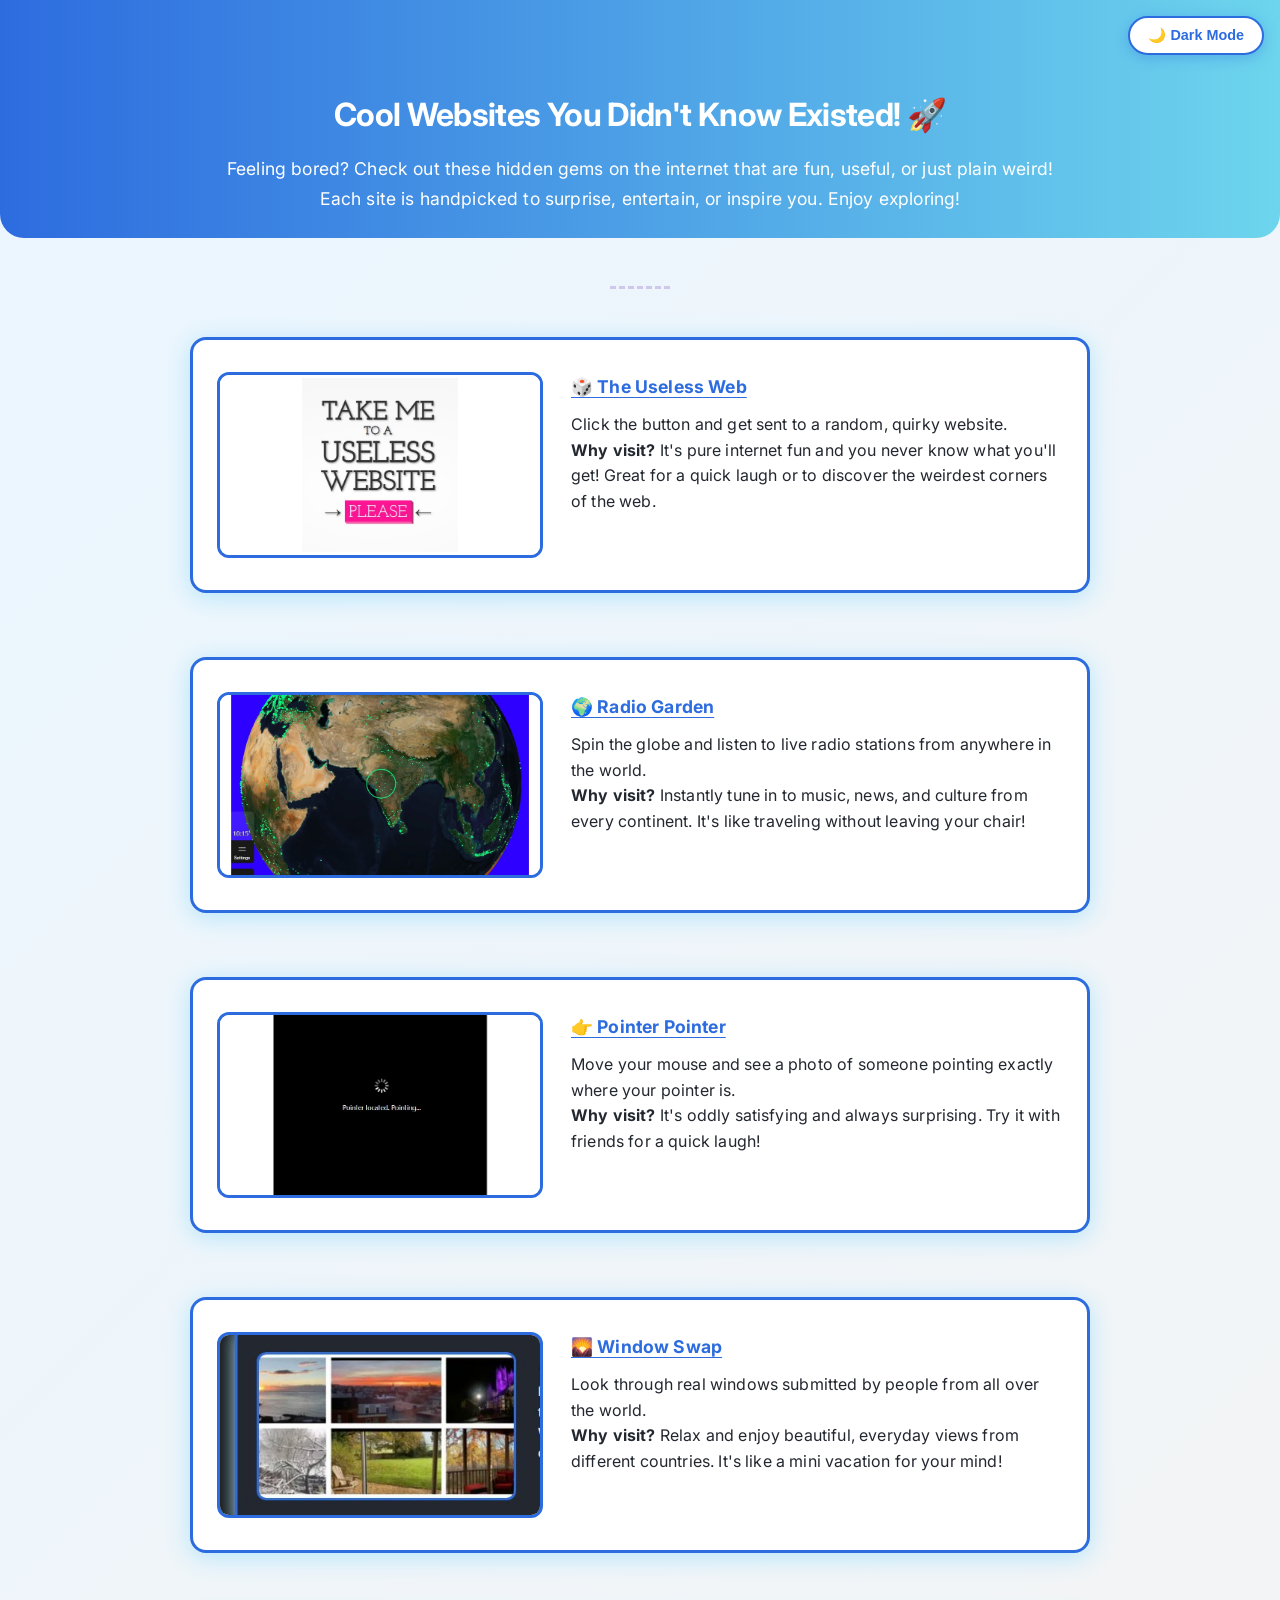
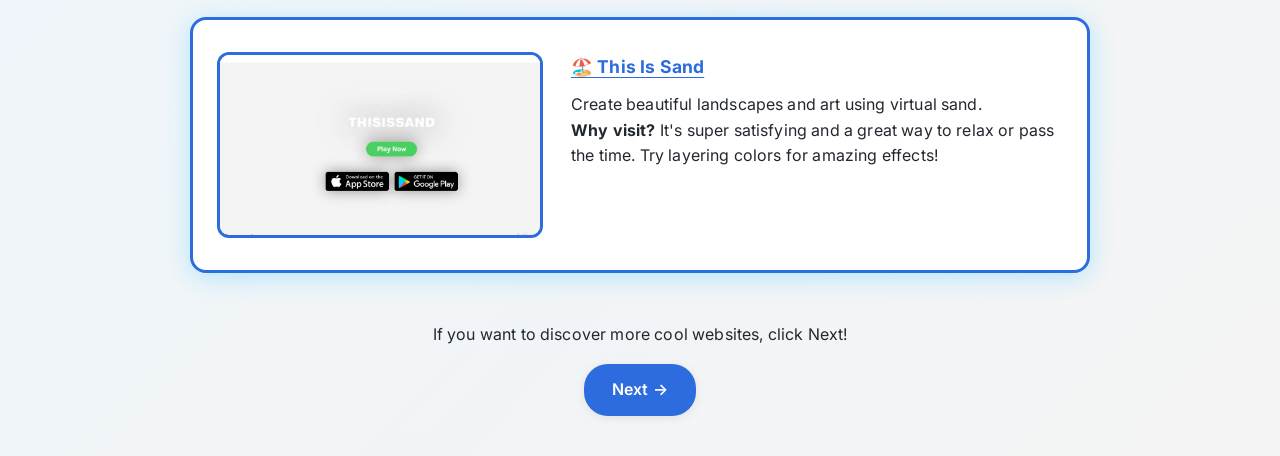
<file: index.html>
<!DOCTYPE html>
<html lang="en">

<head>
    <meta charset="UTF-8">
    <meta name="viewport" content="width=device-width, initial-scale=1.0">
    <title>Cool Websites You Didn't Know Existed! 🚀</title>

    <!-- SEO Meta Tags -->
    <meta name="description"
        content="Discover the most unique, fun, and hidden websites on the internet. From random quirky sites to relaxing windows of the world — explore handpicked internet gems!">
    <meta name="keywords"
        content="cool websites, hidden websites, fun websites, internet gems, unique websites, bored websites, useless web, radio garden, window swap">
    <meta name="author" content="Ayush">
    <meta name="robots" content="index, follow">

    <!-- Open Graph -->
    <meta property="og:title" content="Cool Websites You Didn't Know Existed! 🚀">
    <meta property="og:description"
        content="Discover the most unique, fun, and hidden websites on the internet. Handpicked gems to surprise, entertain, and inspire you!">
    <meta property="og:type" content="website">
    <meta property="og:url" content="https://ayushsingh7225.github.io/cool-websites-blog/">
    <meta property="og:image" content="https://images.unsplash.com/photo-1519389950473-47ba0277781c?w=1200&q=80">

    <!-- Twitter Card -->
    <meta name="twitter:card" content="summary_large_image">
    <meta name="twitter:title" content="Cool Websites You Didn't Know Existed!">
    <meta name="twitter:description" content="Handpicked fun and unique websites to explore when you're bored!">
    <meta name="twitter:image" content="https://images.unsplash.com/photo-1519389950473-47ba0277781c?w=1200&q=80">

    <!-- Favicon -->
    <link rel="icon" href="https://cdn-icons-png.flaticon.com/512/1006/1006771.png" type="image/png">

    <!-- JSON-LD Structured Data -->
    <script type="application/ld+json">
    {
      "@context": "https://schema.org",
      "@type": "WebPage",
      "name": "Cool Websites You Didn't Know Existed",
      "description": "A curated list of the most unique and fun hidden websites on the internet.",
      "author": { "@type": "Person", "name": "Ayush" },
      "url": "https://ayushsingh7225.github.io/cool-websites-blog/"
    }
    </script>

    <link rel="stylesheet" href="style.css">
</head>

<body>
    <button id="darkModeToggle" aria-label="Toggle dark mode">🌙 Dark Mode</button>
    <header>
        <h1>Cool Websites You Didn't Know Existed! 🚀</h1>
        <p>Feeling bored? Check out these hidden gems on the internet that are fun, useful, or just plain weird!<br>
            Each site is handpicked to surprise, entertain, or inspire you. Enjoy exploring!</p>
    </header>
    <hr class="section-divider">

    <main>
        <section class="website-list">
            <article class="website-item">
                <img src="images/theuselessweb.jpg" loading="lazy">
                <div>
                    <a href="https://theuselessweb.com/" target="_blank" rel="noopener noreferrer">🎲 The Useless
                        Web</a>
                    <p>Click the button and get sent to a random, quirky website.<br>
                        <strong>Why visit?</strong> It's pure internet fun and you never know what you'll get! Great for
                        a quick laugh or to discover the weirdest corners of the web.
                    </p>
                </div>
            </article>
            <article class="website-item">
                <img src="images/radiogarden.jpg"
                    alt="You can listen to the radio of anywhere in the world by some clicks!" loading="lazy">
                <div>
                    <a href="https://radio.garden/" target="_blank" rel="noopener noreferrer">🌍 Radio Garden</a>
                    <p>Spin the globe and listen to live radio stations from anywhere in the world.<br>
                        <strong>Why visit?</strong> Instantly tune in to music, news, and culture from every continent.
                        It's like traveling without leaving your chair!
                    </p>
                </div>
            </article>
            <article class="website-item">
                <img src="images/pointerpointer.jpg"
                    alt="Pointer Pointer - A photo of someone pointing at your cursor" loading="lazy">
                <div>
                    <a href="https://pointerpointer.com/" target="_blank" rel="noopener noreferrer">👉 Pointer
                        Pointer</a>
                    <p>Move your mouse and see a photo of someone pointing exactly where your pointer is.<br>
                        <strong>Why visit?</strong> It's oddly satisfying and always surprising. Try it with friends for
                        a quick laugh!
                    </p>
                </div>
            </article>
            <article class="website-item">
                <img src="images/window-swap-preview.jpg"
                    alt="Window Swap - Look through real windows from around the world" loading="lazy">
                <div>
                    <a href="https://www.window-swap.com/" target="_blank" rel="noopener noreferrer">🌄 Window Swap</a>
                    <p>Look through real windows submitted by people from all over the world.<br>
                        <strong>Why visit?</strong> Relax and enjoy beautiful, everyday views from different countries.
                        It's like a mini vacation for your mind!
                    </p>
                </div>
            </article>
            <article class="website-item">
                <img src="images/thisissand.jpg"
                    alt="This Is Sand - Create beautiful art using virtual sand" loading="lazy">
                <div>
                    <a href="https://thisissand.com/" target="_blank" rel="noopener noreferrer">🏖️ This Is Sand</a>
                    <p>Create beautiful landscapes and art using virtual sand.<br>
                        <strong>Why visit?</strong> It's super satisfying and a great way to relax or pass the time. Try
                        layering colors for amazing effects!
                    </p>
                </div>
            </article>
        </section>
        <div class="more-sites">
            <p>If you want to discover more cool websites, click Next!</p>
            <nav class="pagination">
                <a href="page2.html" class="pagination-btn">Next &rarr;</a>
            </nav>
        </div>
    </main>
    <script src="script.js"></script>
</body>

</html>
</file>
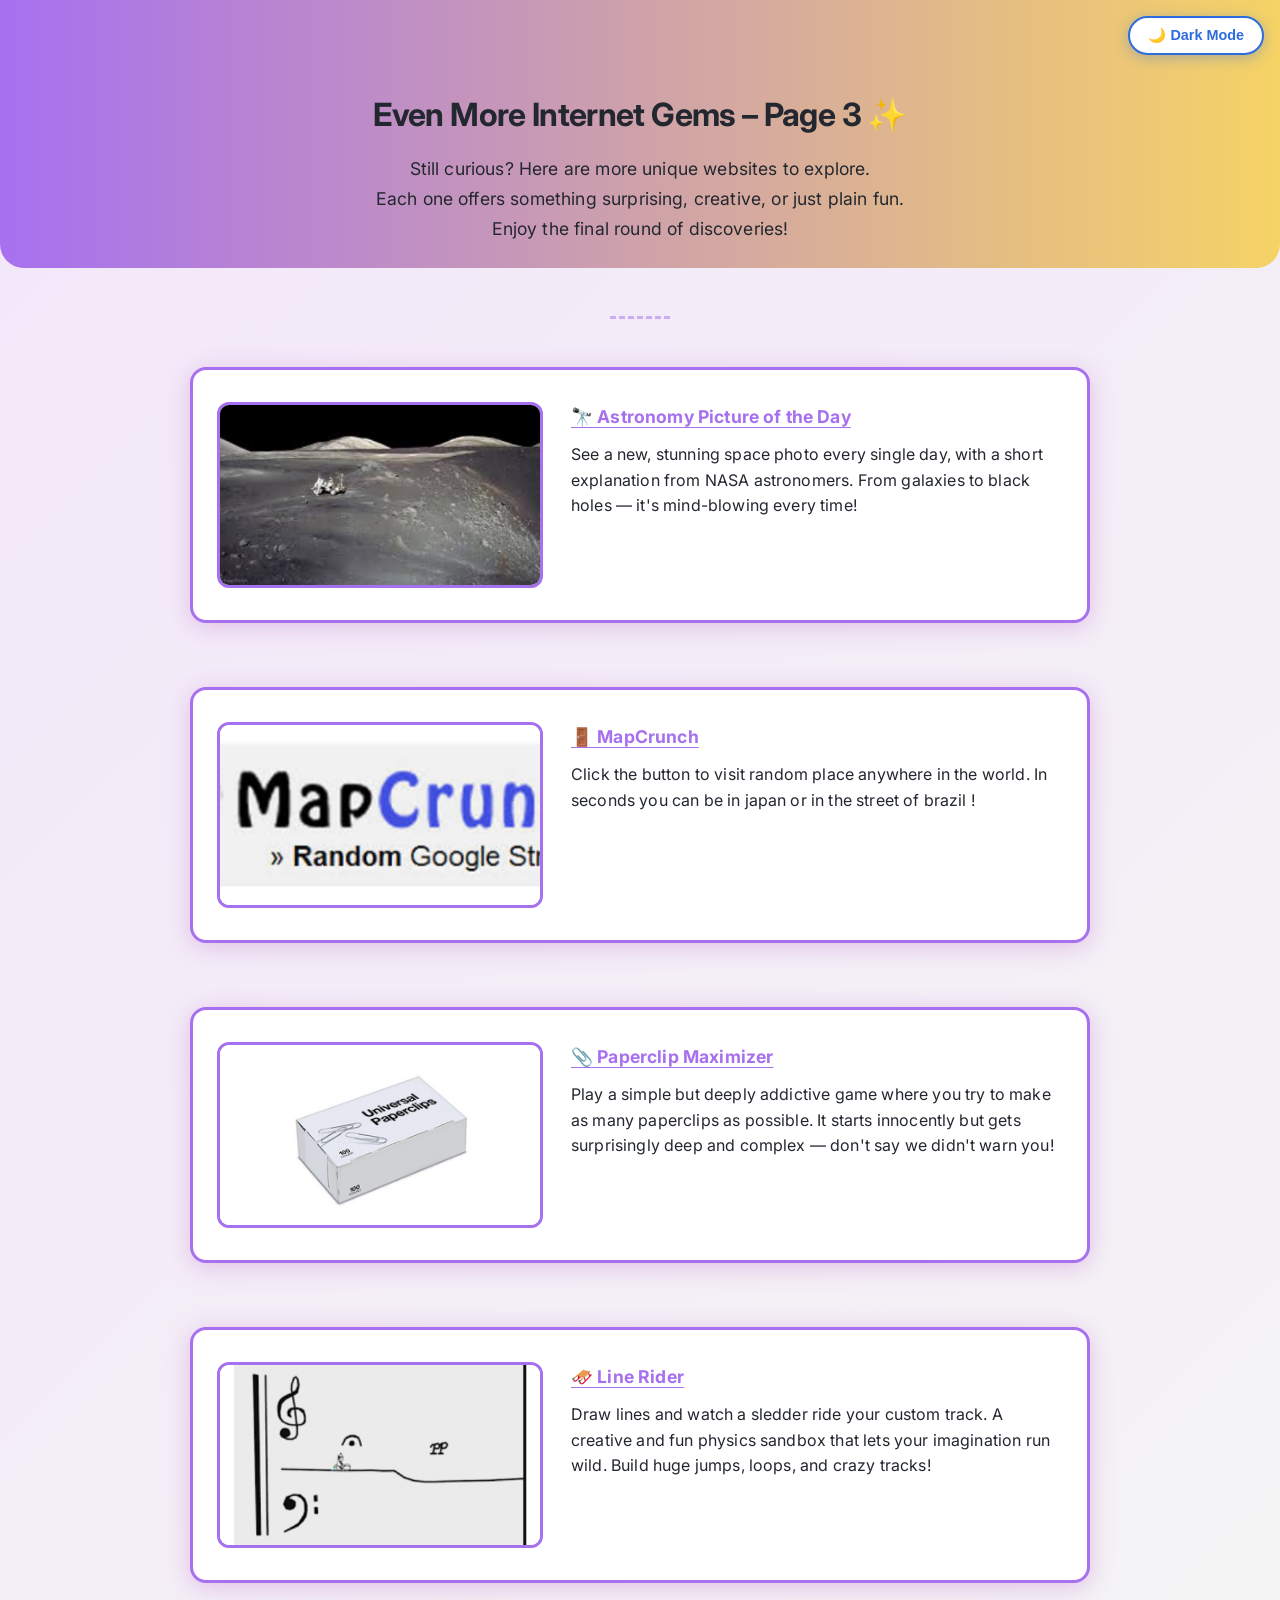
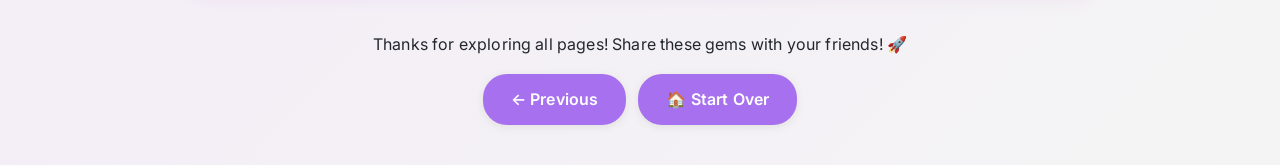
<file: page3.html>
<!DOCTYPE html>
<html lang="en">
<head>
    <meta charset="UTF-8">
    <meta name="viewport" content="width=device-width, initial-scale=1.0">
    <title>Cool Websites You Didn't Know Existed! - Page 3</title>

    <!-- SEO Meta Tags -->
    <meta name="description" content="Even more hidden, entertaining websites you probably didn't know existed. NASA space photos, Line Rider, Paperclip Maximizer and more!">
    <meta name="keywords" content="cool websites, hidden websites, fun websites, internet gems, NASA, line rider, paperclip game, secret door">
    <meta name="author" content="Ayush">
    <meta name="robots" content="index, follow">

    <!-- Open Graph -->
    <meta property="og:title" content="Even More Internet Gems - Page 3">
    <meta property="og:description" content="The final page of hidden internet gems — NASA photos, physics games, and more!">
    <meta property="og:type" content="website">
    <meta property="og:url" content="https://ayushsingh7225.github.io/cool-websites-blog/page3.html">
    <meta property="og:image" content="https://images.unsplash.com/photo-1519389950473-47ba0277781c?w=1200&q=80">

    <!-- Twitter Card -->
    <meta name="twitter:card" content="summary_large_image">
    <meta name="twitter:title" content="Even More Internet Gems - Page 3">
    <meta name="twitter:description" content="The final page of hidden internet gems — NASA photos, physics games, and more!">
    <meta name="twitter:image" content="https://images.unsplash.com/photo-1519389950473-47ba0277781c?w=1200&q=80">

    <!-- Favicon -->
    <link rel="icon" href="https://cdn-icons-png.flaticon.com/512/1006/1006771.png" type="image/png">

    <link rel="stylesheet" href="style.css">
</head>

<body class="third-theme">
    <button id="darkModeToggle" aria-label="Toggle dark mode">🌙 Dark Mode</button>
    <header>
        <h1>Even More Internet Gems – Page 3 ✨</h1>
        <p>Still curious? Here are more unique websites to explore.<br>
            Each one offers something surprising, creative, or just plain fun.<br>
            Enjoy the final round of discoveries!</p>
    </header>
    <hr class="section-divider">
    <main>
        <section class="website-list">
            <article class="website-item">
              
                <img src="images/astronomypicoftheday.jpg" alt="Astronomy Picture of the Day - Stunning NASA space photos" loading="lazy">
                <div>
                    <a href="https://apod.nasa.gov/apod/astropix.html" target="_blank" rel="noopener noreferrer">🔭 Astronomy Picture of the Day</a>
                    <p>See a new, stunning space photo every single day, with a short explanation from NASA astronomers. From galaxies to black holes — it's mind-blowing every time!</p>
                </div>
            </article>
            <article class="website-item">
               
                <img src="images/mapcrunch.jpg" alt="The Secret Door - Teleport to random places on Google Maps" loading="lazy">
                <div>
                    <a href="https://www.mapcrunch.com/" target="_blank" rel="noopener noreferrer">🚪 MapCrunch</a>
                    <p>Click the button to visit random place anywhere in the world. In seconds you can be in japan
                        or in the street of brazil !
                    </p>
                </div>
            </article>
            <article class="website-item">
               
                <img src="images/paperclipmaximizer.jpg" alt="Paperclip Maximizer - Addictive paperclip clicking game" loading="lazy">
                <div>
                    <a href="https://www.decisionproblem.com/paperclips/index2.html" target="_blank" rel="noopener noreferrer">📎 Paperclip Maximizer</a>
                    <p>Play a simple but deeply addictive game where you try to make as many paperclips as possible. It starts innocently but gets surprisingly deep and complex — don't say we didn't warn you!</p>
                </div>
            </article>
            <article class="website-item">
                
                <img src="images/linerider.jpg" alt="Line Rider - Draw lines and watch a sledder ride your track" loading="lazy">
                <div>
                    <a href="https://www.linerider.com/" target="_blank" rel="noopener noreferrer">🛷 Line Rider</a>
                    <p>Draw lines and watch a sledder ride your custom track. A creative and fun physics sandbox that lets your imagination run wild. Build huge jumps, loops, and crazy tracks!</p>
                </div>
            </article>
        </section>
        <div class="more-sites">
            <p>Thanks for exploring all pages! Share these gems with your friends! 🚀</p>
            <nav class="pagination">
                <a href="page2.html" class="pagination-btn">&larr; Previous</a>
                <a href="index.html" class="pagination-btn">🏠 Start Over</a>
            </nav>
        </div>
    </main>
    <script src="script.js"></script>
</body>
</html>
</file>
<file: style.css>
/* Import a modern font */
@import url('https://fonts.googleapis.com/css2?family=Inter:wght@400;600;700&display=swap');

body {
    font-family: 'Inter', Arial, sans-serif;
    color: #23272f;
    margin: 0;
    padding: 0;
    font-size: 1rem;
    line-height: 1.7;
    letter-spacing: 0.01em;
}

/* Gradient backgrounds for each theme */
body:not(.alt-theme):not(.third-theme) {
    background: linear-gradient(135deg, #eaf6ff 0%, #f4f4f4 100%);
}
body.alt-theme {
    background: linear-gradient(135deg, #e3f0ff 0%, #f4f4f4 100%);
}
body.third-theme {
    background: linear-gradient(135deg, #f3e7fa 0%, #f4f4f4 100%);
}
body.dark-mode, body.dark-mode.alt-theme, body.dark-mode.third-theme {
    background: #181a1b;
}

/* Header styles */
header {
    text-align: center;
    padding: 40px 16px 24px 16px;
    background: none;
}
body:not(.alt-theme):not(.third-theme) header {
    background: linear-gradient(90deg, #2d6cdf 0%, #6dd5ed 100%);
    color: #fff;
    border-radius: 0 0 24px 24px;
    margin-bottom: 48px;
}
body.alt-theme header {
    background: linear-gradient(90deg, #2193b0 0%, #6dd5ed 100%);
    color: #fff;
    border-radius: 0 0 24px 24px;
    margin-bottom: 48px;
}
body.third-theme header {
    background: linear-gradient(90deg, #a770ef 0%, #f6d365 100%);
    color: #23272f;
    border-radius: 0 0 24px 24px;
    margin-bottom: 48px;
}
body.dark-mode:not(.alt-theme):not(.third-theme) header,
body.dark-mode.alt-theme header,
body.dark-mode.third-theme header {
    background: #23272f;
    color: #f1f1f1;
}

/* Header text */
header h1 {
    margin: 0 0 12px 0;
    font-size: 2em;
    font-weight: 700;
    letter-spacing: -0.02em;
    padding-top: 48px;
}
header p {
    margin: 0;
    font-size: 1.1em;
    font-weight: 400;
}

/* Section divider */
.section-divider {
    border: none;
    border-top: 3px dashed #b39ddb;
    width: 60px;
    margin: 32px auto 48px auto;
    opacity: 0.5;
}
body.alt-theme .section-divider {
    border-top: 3px dashed #2193b0;
}
body.third-theme .section-divider {
    border-top: 3px dashed #a770ef;
}

/* Main content */
main {
    max-width: 900px;
    margin: 0 auto;
    padding: 0 24px 40px 24px;
}

/* Website list and cards */
.website-list {
    display: flex;
    flex-direction: column;
    gap: 64px;
}
.website-item {
    display: flex;
    background: #fff;
    border-radius: 16px;
    box-shadow: 0 4px 24px #e0e0e0;
    align-items: flex-start;
    gap: 28px;
    animation: fadeInUp 0.7s;
    transition: box-shadow 0.2s, transform 0.2s, border-color 0.2s;
    border: 3px solid #e0e0e0;
    padding: 32px 24px;
    -webkit-tap-highlight-color: transparent;
    touch-action: manipulation;
}

/* REMOVED cursor: pointer from .website-item:hover
   Reason: the whole card is NOT a link. Only the <a> tag should show pointer.
   Having cursor:pointer on the card confused users into clicking anywhere. */
.website-item:hover {
    box-shadow: 0 12px 36px #b3e5fc;
    transform: translateY(-8px) scale(1.025) rotate(-1deg);
}

.website-item:active {
    transform: scale(0.97);
    box-shadow: 0 2px 10px #b3e5fc;
    transition: transform 0.1s, box-shadow 0.1s;
}

/* Card and link colors for each theme */
body:not(.alt-theme):not(.third-theme) .website-item {
    border: 3px solid #2d6cdf;
    box-shadow: 0 4px 24px #b3e5fc;
}
body:not(.alt-theme):not(.third-theme) .website-item:hover {
    border-color: #6dd5ed;
    box-shadow: 0 8px 32px #b3e5fc;
}
body:not(.alt-theme):not(.third-theme) .website-item a {
    color: #2d6cdf;
}
body:not(.alt-theme):not(.third-theme) .website-item a:hover {
    color: #174ea6;
}

body.alt-theme .website-item {
    border: 3px solid #2193b0;
    box-shadow: 0 4px 24px #b3e0ff;
}
body.alt-theme .website-item:hover {
    border-color: #6dd5ed;
    box-shadow: 0 8px 32px #b3e0ff;
}
body.alt-theme .website-item a {
    color: #2193b0;
}
body.alt-theme .website-item a:hover {
    color: #174ea6;
}

body.third-theme .website-item {
    border: 3px solid #a770ef;
    box-shadow: 0 4px 24px #e1bee7;
}
body.third-theme .website-item:hover {
    border-color: #f6d365;
    box-shadow: 0 8px 32px #e1bee7;
}
body.third-theme .website-item a {
    color: #a770ef;
}
body.third-theme .website-item a:hover {
    color: #6d3792;
}

/* Dark mode for all themes */
body.dark-mode .website-item {
    background: #23272f;
    box-shadow: 0 2px 8px #1113;
}
body.dark-mode:not(.alt-theme):not(.third-theme) .website-item {
    border: 3px solid #2d6cdf;
}
body.dark-mode.alt-theme .website-item {
    border: 3px solid #2193b0;
}
body.dark-mode.third-theme .website-item {
    border: 3px solid #a770ef;
}
body.dark-mode .website-item a {
    color: #7abaff;
}
body.dark-mode.third-theme .website-item a {
    color: #d1aaff;
}

/* Website images with theme borders */
.website-item img {
    width: 320px;
    height: 180px;
    object-fit: cover;
    border-radius: 12px;
    background: #eee;
    transition: transform 0.2s, border-color 0.2s;
    border: 3px solid #e0e0e0;
    min-width: 320px;
}
body:not(.alt-theme):not(.third-theme) .website-item img {
    border: 3px solid #2d6cdf;
}
body.alt-theme .website-item img {
    border: 3px solid #2193b0;
}
body.third-theme .website-item img {
    border: 3px solid #a770ef;
}
body.dark-mode .website-item img {
    border: 3px solid #333;
}
body.dark-mode:not(.alt-theme):not(.third-theme) .website-item img {
    border: 3px solid #2d6cdf;
}
body.dark-mode.alt-theme .website-item img {
    border: 3px solid #2193b0;
}
body.dark-mode.third-theme .website-item img {
    border: 3px solid #a770ef;
}
.website-item img:hover {
    transform: scale(1.06) rotate(-1deg);
}

/* Website item text */
.website-item p {
    margin: 10px 0 0 0;
    font-size: 1em;
    line-height: 1.6;
    font-weight: 400;
}

/* FIX: Links are now underlined and sit above the card's transform layer.
   z-index: 2 is needed because CSS `transform` on the parent card creates
   a new stacking context, which can bury child elements under invisible layers.
   Without z-index on the <a>, clicks sometimes hit the card layer, not the link. */
.website-item a {
    font-weight: 700;
    font-size: 1.1em;
    text-decoration: underline;
    text-underline-offset: 4px;
    transition: color 0.2s;
    cursor: pointer;
    position: relative;
    z-index: 2;
    display: inline-block;
}

/* Pagination styles */
.more-sites {
    text-align: center;
    margin-top: 48px;
}
.pagination {
    display: flex;
    justify-content: center;
    gap: 12px;
    margin: 16px 0 0 0;
    flex-wrap: wrap;
}
.pagination-btn {
    display: inline-block;
    background: #2d6cdf;
    color: #fff;
    padding: 12px 28px;
    border-radius: 24px;
    font-size: 1em;
    font-weight: 600;
    text-decoration: none;
    transition: background 0.2s, color 0.2s, transform 0.15s;
    border: none;
    box-shadow: 0 2px 8px #e0e0e0;
    cursor: pointer;
    -webkit-tap-highlight-color: transparent;
    position: relative;
    z-index: 2;
}
.pagination-btn:hover {
    background: #174ea6;
    color: #fff;
    transform: translateY(-2px);
}
.pagination-btn:active {
    transform: scale(0.95);
}
body.alt-theme .pagination-btn {
    background: #2193b0;
    color: #fff;
}
body.alt-theme .pagination-btn:hover {
    background: #6dd5ed;
    color: #23272f;
}
body.third-theme .pagination-btn {
    background: #a770ef;
    color: #fff;
}
body.third-theme .pagination-btn:hover {
    background: #f6d365;
    color: #23272f;
}
body.dark-mode .pagination-btn {
    background: #23272f;
    color: #7abaff;
    border: 1px solid #7abaff;
}
body.dark-mode.third-theme .pagination-btn {
    background: #23272f;
    color: #d1aaff;
    border: 1px solid #d1aaff;
}
body.dark-mode.third-theme .pagination-btn:hover {
    background: #a770ef;
    color: #fff;
}
body.dark-mode.alt-theme .pagination-btn {
    background: #23272f;
    color: #7abaff;
    border: 1px solid #7abaff;
}
body.dark-mode.alt-theme .pagination-btn:hover {
    background: #1976d2;
    color: #fff;
}

#darkModeToggle {
    position: fixed;
    top: 16px;
    right: 16px;
    z-index: 1000;
    background: #fff;
    color: #2d6cdf;
    border: 2px solid #2d6cdf;
    border-radius: 24px;
    padding: 9px 18px;
    font-size: 0.9rem;
    font-weight: 700;
    cursor: pointer;
    transition: background 0.2s, color 0.2s, box-shadow 0.2s;
    box-shadow: 0 3px 14px rgba(45,108,223,0.35);
    animation: pulse-glow 2.5s infinite;
    white-space: nowrap;
    -webkit-tap-highlight-color: transparent;
}

@keyframes pulse-glow {
    0%, 100% { box-shadow: 0 3px 14px rgba(45,108,223,0.35); }
    50% { box-shadow: 0 3px 22px rgba(45,108,223,0.75); }
}
#darkModeToggle:hover {
    background: #2d6cdf;
    color: #fff;
}
#darkModeToggle:active {
    transform: scale(0.93);
}
body.dark-mode #darkModeToggle {
    background: #23272f;
    color: #e0e0e0;
    border: 1.5px solid #444;
}

/* Outro section for last page */
.outro {
    margin: 48px auto 0 auto;
    max-width: 600px;
    background: #fff;
    border-radius: 16px;
    box-shadow: 0 2px 16px #e1bee7;
    padding: 32px 24px;
    text-align: center;
}
body.third-theme .outro {
    box-shadow: 0 2px 16px #a770ef;
}
body.dark-mode .outro {
    background: #23272f;
    color: #f1f1f1;
    box-shadow: 0 2px 16px #6d3792;
}

/* Animation for cards */
@keyframes fadeInUp {
    from {
        opacity: 0;
        transform: translateY(40px);
    }
    to {
        opacity: 1;
        transform: translateY(0);
    }
}

/* ============================================
   RESPONSIVE DESIGN — MOBILE OPTIMIZED
   ============================================ */
@media (max-width: 700px) {
    main {
        padding: 0 12px 32px 12px;
    }
    .website-list {
        gap: 32px;
    }
    .website-item {
        flex-direction: column;
        align-items: center;
        text-align: center;
        padding: 18px 14px;
        gap: 16px;
    }
    .website-item img {
        width: 100%;
        min-width: unset;
        max-width: 100%;
        height: 180px;
        object-fit: cover;
    }
    header {
        padding: 16px 16px 20px 16px;
    }
    header h1 {
        font-size: 1.4em;
        padding-top: 52px;
    }
    header p {
        font-size: 0.97em;
    }
    #darkModeToggle {
        top: 12px;
        right: 12px;
        padding: 6px 12px;
        font-size: 0.78rem;
    }
    .pagination {
        flex-direction: column;
        align-items: center;
    }
    .pagination-btn {
        width: 80%;
        text-align: center;
    }
}


body.dark-mode,
body.dark-mode header,
body.dark-mode main,
body.dark-mode .website-list,
body.dark-mode .more-sites,
body.dark-mode .pagination,
body.dark-mode .section-divider {
    color: #f1f1f1 !important;
}

body.dark-mode {
    color: #f1f1f1;
}

/* DARK MODE FOR PAGE 1 (default) */
body.dark-mode:not(.alt-theme):not(.third-theme) {
    background: #181a1b;
    color: #f1f1f1;
}
body.dark-mode:not(.alt-theme):not(.third-theme) header {
    background: #23272f;
    color: #f1f1f1;
}
body.dark-mode:not(.alt-theme):not(.third-theme) .website-item {
    background: #23272f;
    border: 3px solid #2d6cdf;
    color: #f1f1f1;
}
body.dark-mode:not(.alt-theme):not(.third-theme) .website-item a {
    color: #7abaff;
}
body.dark-mode:not(.alt-theme):not(.third-theme) .pagination-btn {
    background: #23272f;
    color: #7abaff;
}
body.dark-mode:not(.alt-theme):not(.third-theme) .pagination-btn:hover {
    background: #2d6cdf;
    color: #fff;
}

/* DARK MODE FOR PAGE 3 (third-theme) */
body.dark-mode.third-theme {
    background: #181a1b;
    color: #f1f1f1;
}
body.dark-mode.third-theme header {
    background: #23272f;
    color: #f1f1f1;
}
body.dark-mode.third-theme .website-item {
    background: #23272f;
    border: 3px solid #a770ef;
    color: #f1f1f1;
}
body.dark-mode.third-theme .website-item a {
    color: #d1aaff;
}
body.dark-mode.third-theme .pagination-btn {
    background: #23272f;
    color: #d1aaff;
}
body.dark-mode.third-theme .pagination-btn:hover {
    background: #a770ef;
    color: #fff;
}
</file>
